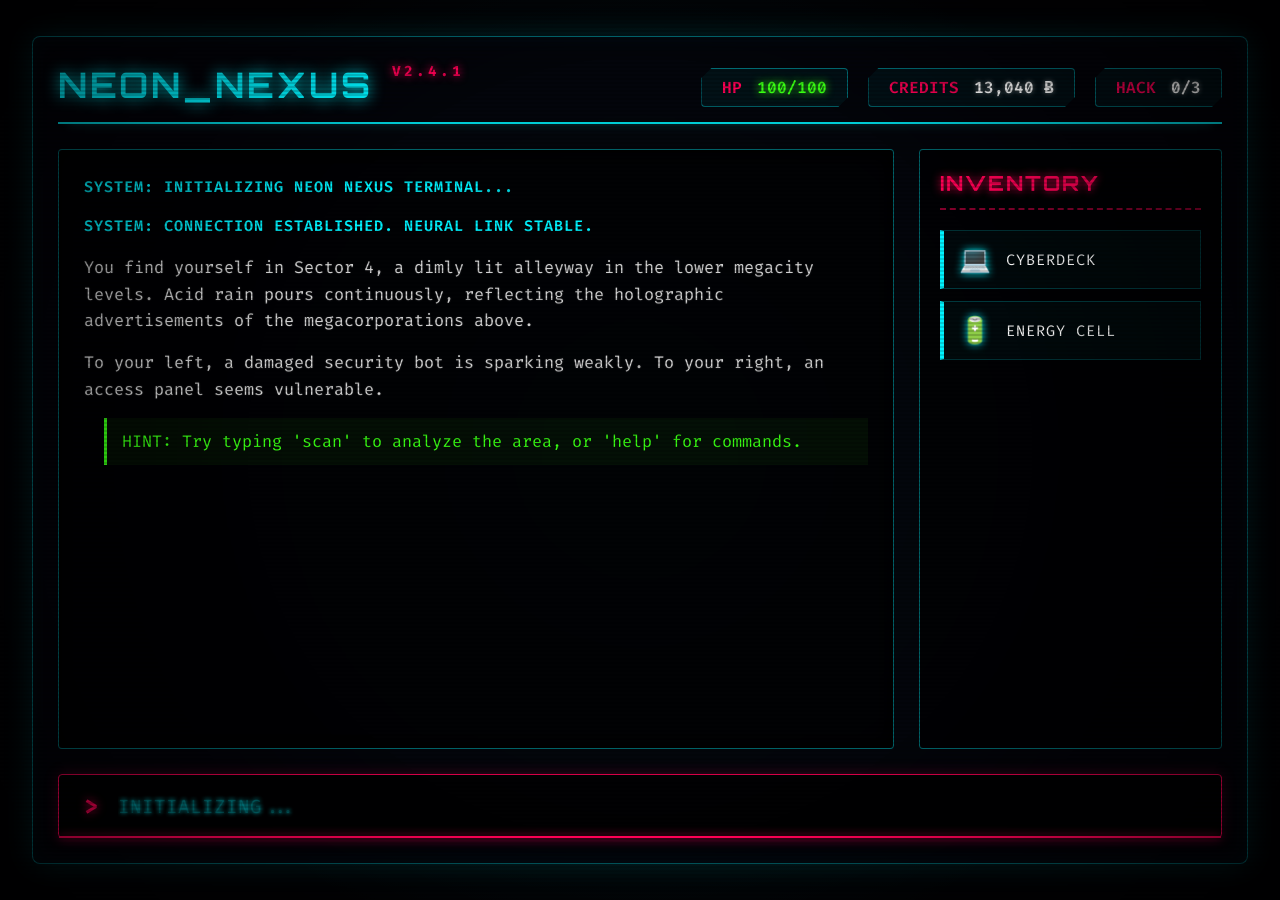
<file: CyberpunkCLI/index.html>
<!DOCTYPE html>
<html lang="en">
<head>
    <meta charset="UTF-8">
    <meta name="viewport" content="width=device-width, initial-scale=1.0">
    <title>NEON_NEXUS // Terminal</title>
    <link rel="preconnect" href="https://fonts.googleapis.com">
    <link rel="preconnect" href="https://fonts.gstatic.com" crossorigin>
    <link href="https://fonts.googleapis.com/css2?family=Fira+Code:wght@300;400;600&family=Orbitron:wght@400;700;900&display=swap" rel="stylesheet">
    <link rel="stylesheet" href="styles.css">
</head>
<body>
    <div class="scanlines"></div>
    <div class="crt-overlay"></div>
    <div class="container">
        <!-- HEADER -->
        <header class="top-bar">
            <h1 class="game-title glow-pulse">NEON_NEXUS <span>v2.4.1</span></h1>
            <div class="player-stats">
                <div class="stat"><span class="label">HP</span> <span class="value hp">100/100</span></div>
                <div class="stat"><span class="label">CREDITS</span> <span class="value credits">13,040 Ƀ</span></div>
                <div class="stat"><span class="label">HACK</span> <span class="value lvl" id="hack-progress">0/3</span></div>
            </div>
        </header>

        <div class="main-content">
            <!-- MAIN DISPLAY -->
            <main class="display-area" id="display-area">
                <div class="message system">SYSTEM: Initializing Neon Nexus Terminal...</div>
                <div class="message system">SYSTEM: Connection established. Neural link stable.</div>
                <div class="message description">You find yourself in Sector 4, a dimly lit alleyway in the lower megacity levels. Acid rain pours continuously, reflecting the holographic advertisements of the megacorporations above.</div>
                <div class="message description">To your left, a damaged security bot is sparking weakly. To your right, an access panel seems vulnerable.</div>
                <div class="message info">HINT: Try typing 'scan' to analyze the area, or 'help' for commands.</div>
            </main>

            <!-- INVENTORY PANEL -->
            <aside class="inventory-panel">
                <h2 class="inventory-title">INVENTORY</h2>
                <ul class="inventory-list" id="inventory-list">
                    <li class="inventory-item">
                        <span class="icon">💻</span>
                        <span class="item-name">Cyberdeck</span>
                    </li>
                    <li class="inventory-item">
                        <span class="icon">🔋</span>
                        <span class="item-name">Energy Cell</span>
                    </li>
                </ul>
            </aside>
        </div>

        <!-- INPUT LINE -->
        <footer class="input-area">
            <span class="prompt-symbol blink">&gt;</span>
            <input type="text" id="command-input" class="command-input" placeholder="Enter command..." autocomplete="off" autofocus>
        </footer>
    </div>
    <script src="script.js"></script>
</body>
</html>
</file>
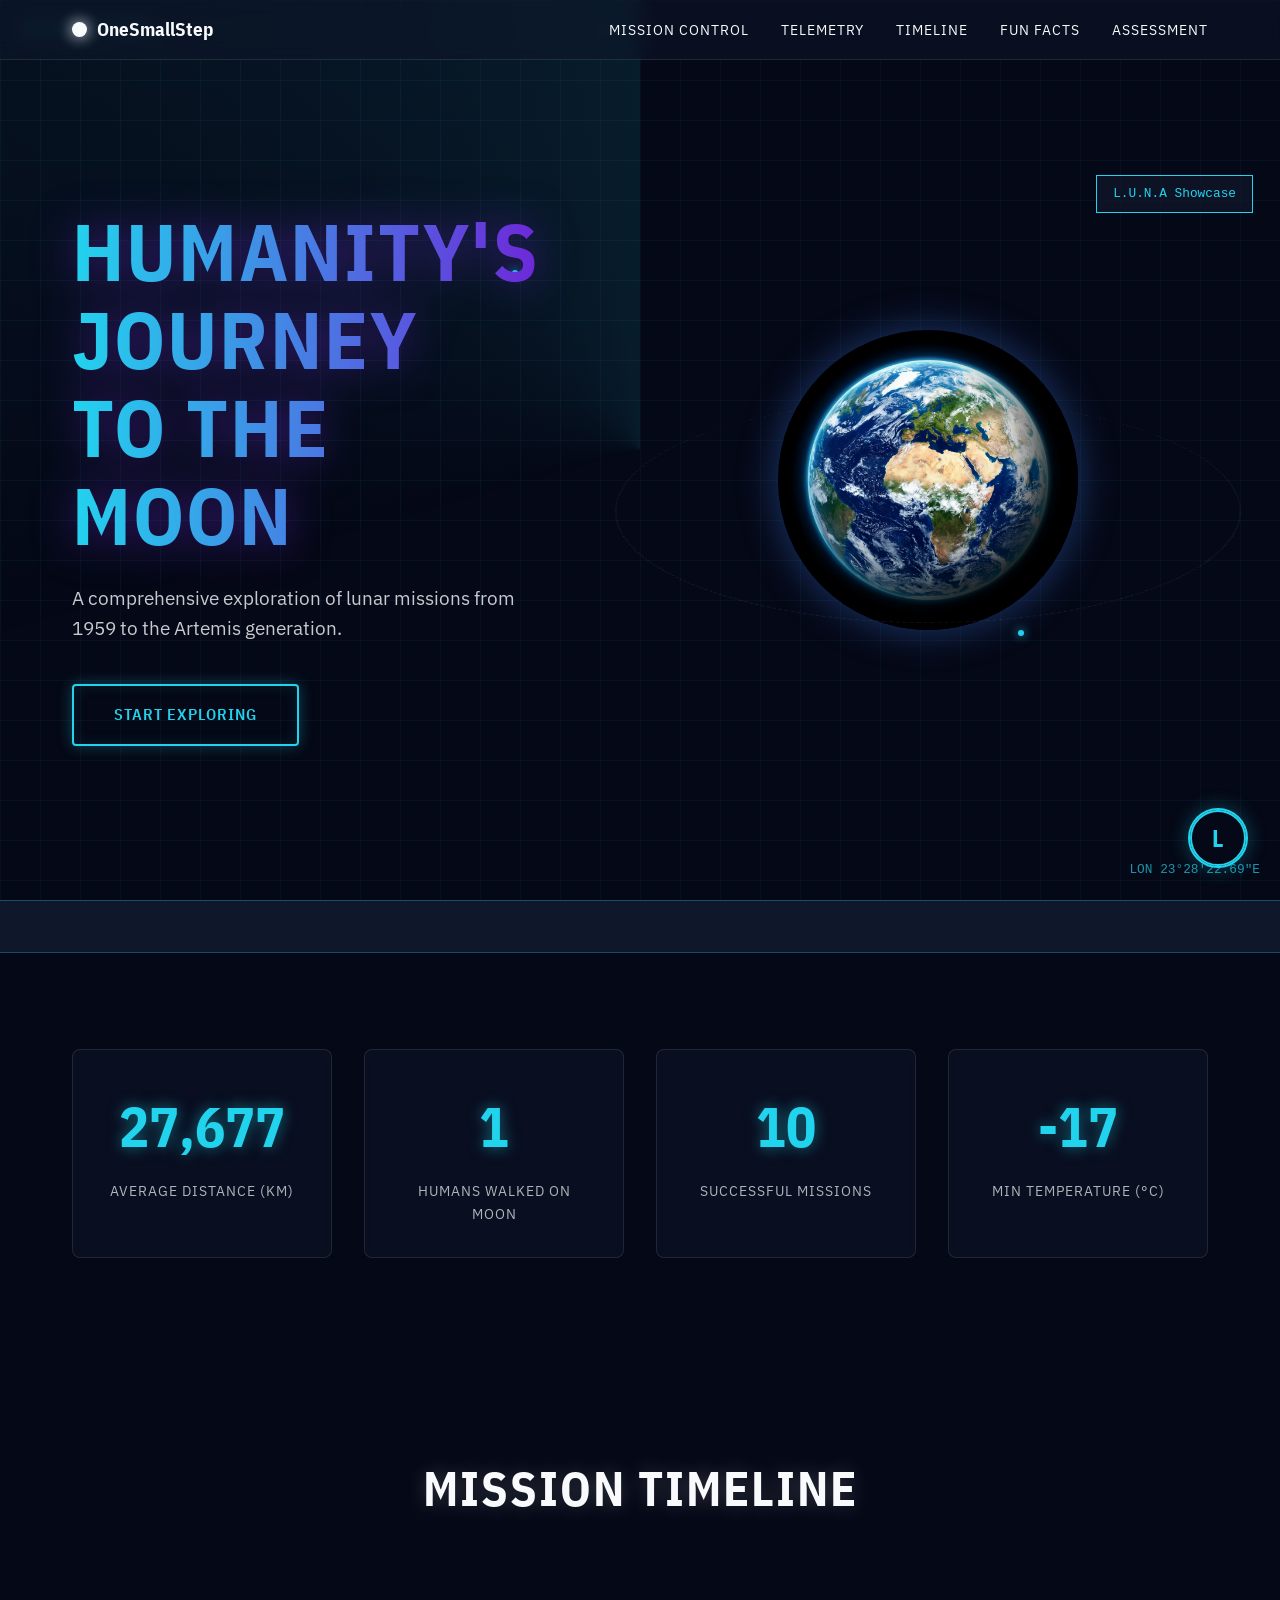
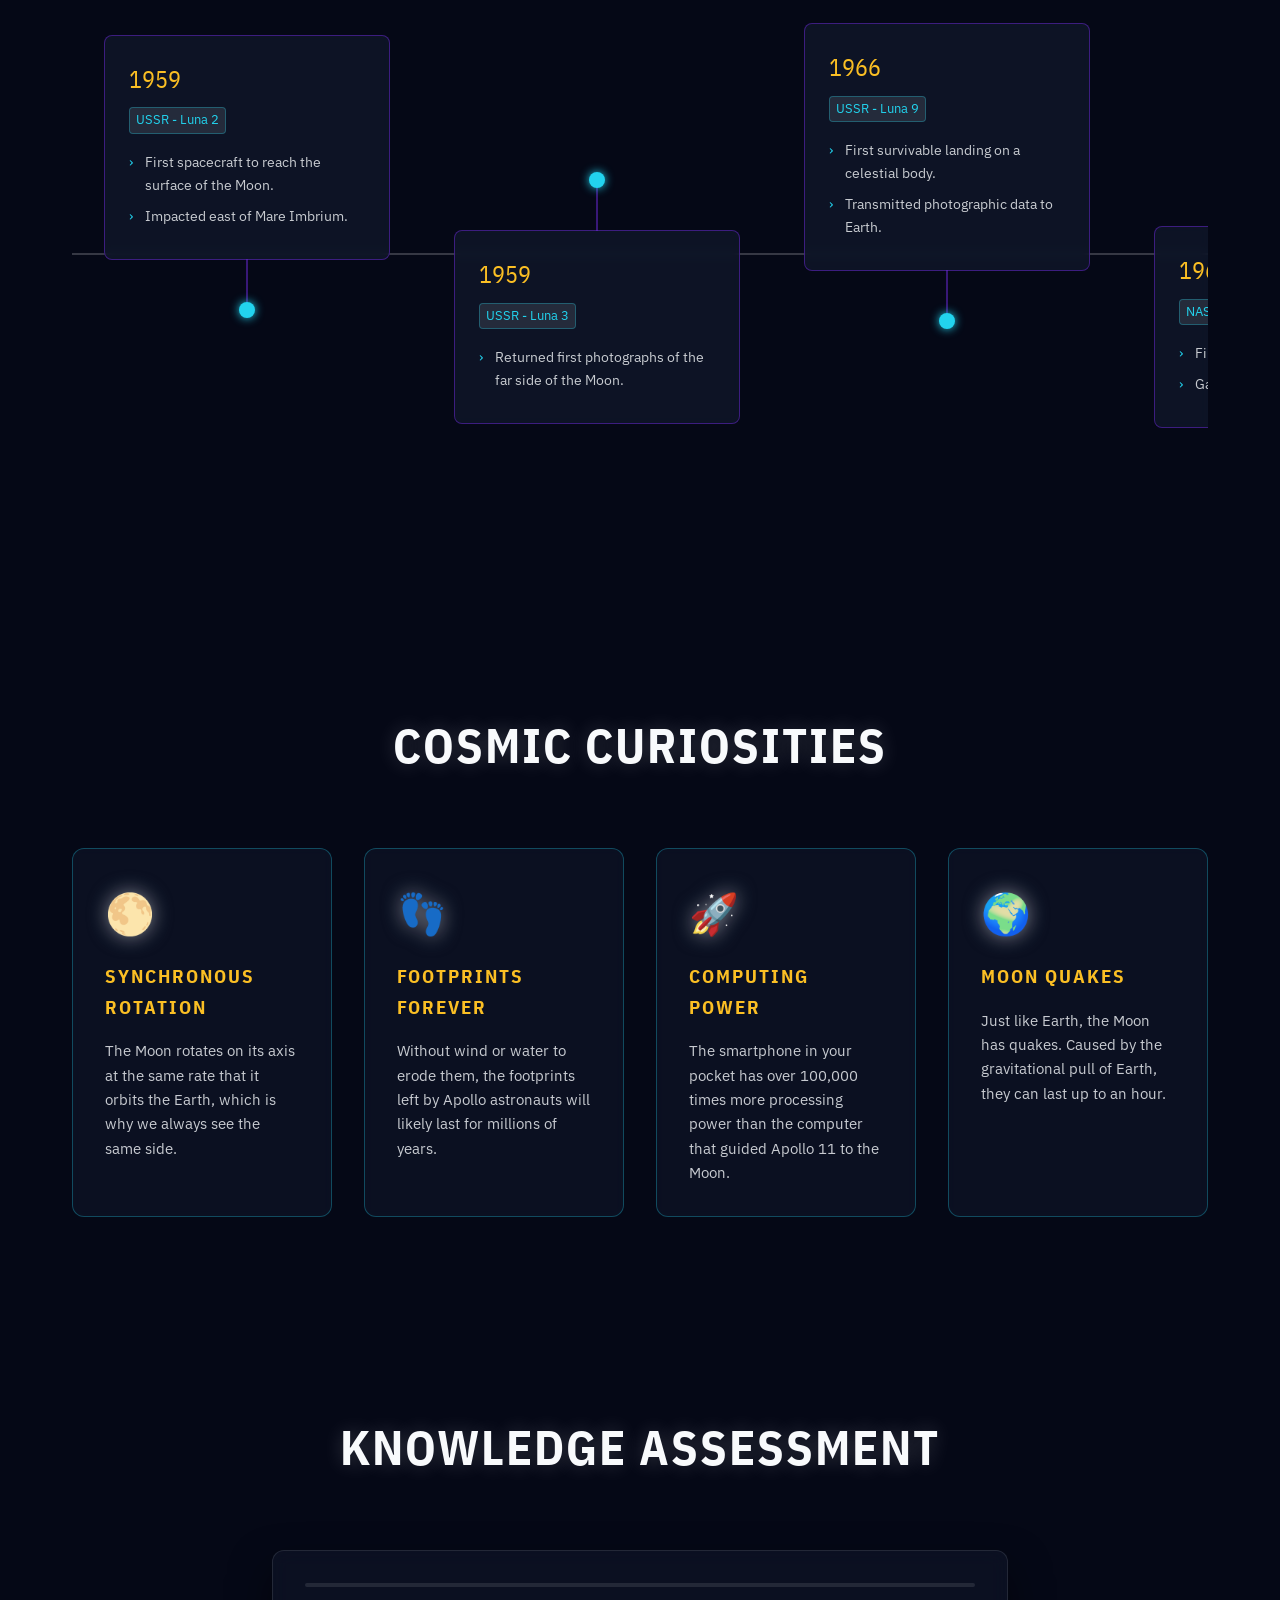
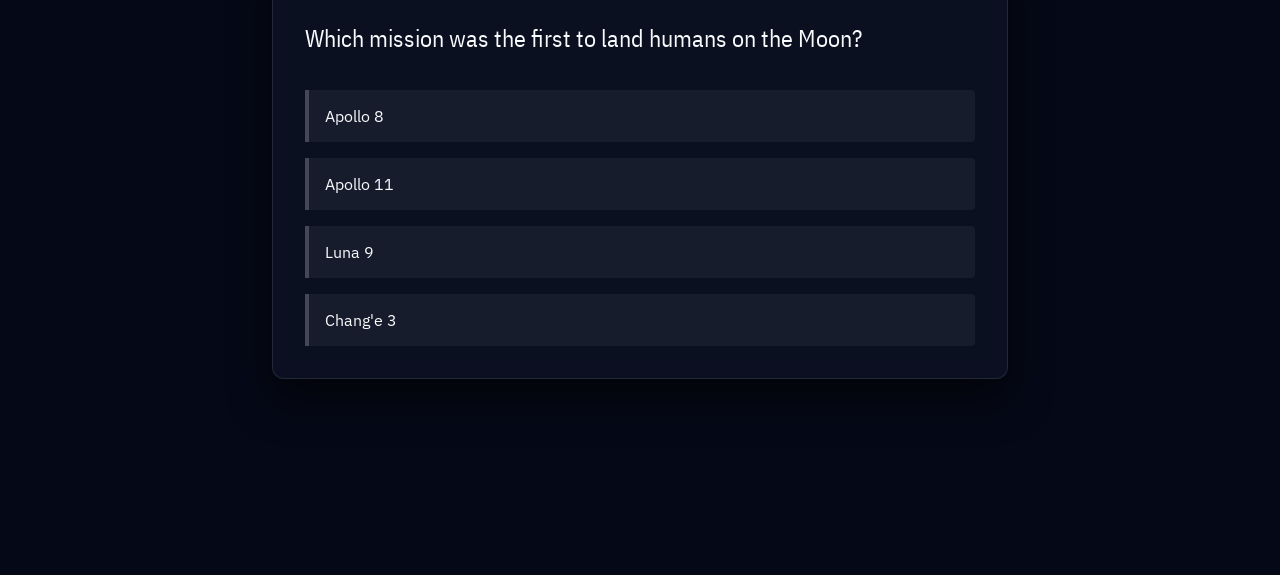
<file: OneSmallStep/index.html>
<!DOCTYPE html>
<html lang="en">
<head>
    <meta charset="UTF-8">
    <meta name="viewport" content="width=device-width, initial-scale=1.0">
    <title>OneSmallStep | Humanity's Journey to the Moon</title>
    <meta name="description" content="Explore humanity's journey to the moon with interactive timelines, fun facts, and L.U.N.A. voice assistant.">
    <link rel="preconnect" href="https://fonts.googleapis.com">
    <link rel="preconnect" href="https://fonts.gstatic.com" crossorigin>
    <link href="https://fonts.googleapis.com/css2?family=IBM+Plex+Sans+Condensed:wght@400;600;700&family=IBM+Plex+Sans:wght@300;400;600&display=swap" rel="stylesheet">
    <link rel="stylesheet" href="style.css">
</head>
<body>
    <div class="background-grid">
        <div class="radar-sweep"></div>
        <div class="coordinates top-left">LAT 00°40'26.69"N</div>
        <div class="coordinates bottom-right">LON 23°28'22.69"E</div>
        <div class="marker m1"></div>
        <div class="marker m2"></div>
    </div>

    <nav class="glass-nav">
        <div class="nav-content">
            <div class="logo">
                <div class="moon-pulse-icon"></div>
                <span>OneSmallStep</span>
            </div>
            <ul class="nav-links">
                <li><a href="#hero">Mission Control</a></li>
                <li><a href="#stats">Telemetry</a></li>
                <li><a href="#timeline">Timeline</a></li>
                <li><a href="#fun-facts">Fun Facts</a></li>
                <li><a href="#quiz">Assessment</a></li>
            </ul>
        </div>
    </nav>

    <header id="hero" class="hero-section">
        <div class="hero-content">
            <h1 class="holographic-headline">Humanity's Journey<br>to the Moon</h1>
            <p class="subtitle">A comprehensive exploration of lunar missions from 1959 to the Artemis generation.</p>
            <a href="#timeline" class="glow-button">Start Exploring</a>
        </div>
        <div class="hero-graphic">
            <div class="system-container">
                <div class="earth"></div>
                <div class="moon-orbit">
                    <div class="moon"></div>
                </div>
            </div>
            <div class="badge-container">
                <div class="luna-badge">L.U.N.A Showcase</div>
                <div class="badge-details">
                    <div>SYS: Online</div>
                    <div>RES: <span id="res-spec">1920x1080</span></div>
                    <div>ENG: Webkit</div>
                </div>
            </div>
        </div>
    </header>

    <div class="marquee-container">
        <div class="marquee-content">
            LUNA 2 IMPACTS SURFACE • APOLLO 11 LANDS • CHANG'E 4 FAR SIDE • CHANDRAYAAN-3 SOUTH POLE • ARTEMIS I SUCCESS • 
            LUNA 2 IMPACTS SURFACE • APOLLO 11 LANDS • CHANG'E 4 FAR SIDE • CHANDRAYAAN-3 SOUTH POLE • ARTEMIS I SUCCESS •
        </div>
    </div>

    <section id="stats" class="stats-section">
        <div class="stats-grid">
            <div class="stat-card">
                <div class="stat-value neon-text" data-target="384400">0</div>
                <div class="stat-label">Average Distance (km)</div>
            </div>
            <div class="stat-card">
                <div class="stat-value neon-text" data-target="12">0</div>
                <div class="stat-label">Humans Walked on Moon</div>
            </div>
            <div class="stat-card">
                <div class="stat-value neon-text" data-target="140">0</div>
                <div class="stat-label">Successful Missions</div>
            </div>
            <div class="stat-card">
                <div class="stat-value neon-text" data-target="-233">0</div>
                <div class="stat-label">Min Temperature (°C)</div>
            </div>
        </div>
    </section>

    <section id="timeline" class="timeline-section">
        <h2 class="section-title">Mission Timeline</h2>
        <div class="timeline-container" id="timeline-container">
            <!-- Timeline items injected by JS -->
        </div>
    </section>

    <section id="fun-facts" class="facts-section">
        <h2 class="section-title">Cosmic Curiosities</h2>
        <div class="facts-grid">
            <div class="fact-card">
                <div class="fact-icon">🌕</div>
                <h3>Synchronous Rotation</h3>
                <p>The Moon rotates on its axis at the same rate that it orbits the Earth, which is why we always see the same side.</p>
            </div>
            <div class="fact-card">
                <div class="fact-icon">👣</div>
                <h3>Footprints Forever</h3>
                <p>Without wind or water to erode them, the footprints left by Apollo astronauts will likely last for millions of years.</p>
            </div>
            <div class="fact-card">
                <div class="fact-icon">🚀</div>
                <h3>Computing Power</h3>
                <p>The smartphone in your pocket has over 100,000 times more processing power than the computer that guided Apollo 11 to the Moon.</p>
            </div>
            <div class="fact-card">
                <div class="fact-icon">🌍</div>
                <h3>Moon Quakes</h3>
                <p>Just like Earth, the Moon has quakes. Caused by the gravitational pull of Earth, they can last up to an hour.</p>
            </div>
        </div>
    </section>

    <section id="quiz" class="quiz-section">
        <h2 class="section-title">Knowledge Assessment</h2>
        <div class="quiz-container">
            <div class="progress-container">
                <div class="progress-bar" id="quiz-progress"></div>
            </div>
            <div id="quiz-content" class="quiz-content">
                <!-- Quiz injected by JS -->
            </div>
        </div>
    </section>

    <!-- Floating L.U.N.A Voice Assistant -->
    <div id="luna-widget" class="luna-widget">
        <div class="luna-terminal hidden" id="luna-terminal">
            <div class="terminal-header">
                <span>Lunar Universal Navigation Assistant</span>
                <div class="status-dot pulsing"></div>
            </div>
            <div class="terminal-body">
                <div class="chat-log" id="chat-log">
                    <div class="chat-message luna">System initialized. Awaiting voice input...</div>
                </div>
                <div class="listening-indicator hidden" id="listening-indicator">Listening...</div>
            </div>
        </div>
        <div class="luna-button" id="luna-button">
            <div class="luna-ring"></div>
            <span class="luna-icon">L</span>
        </div>
    </div>

    <script src="main.js"></script>
</body>
</html>
</file>
<file: CyberpunkCLI/styles.css>
:root {
    --bg-color: #020204;
    --neon-pink: #ff0055;
    --neon-cyan: #00f3ff;
    --neon-green: #39ff14;
    --neon-purple: #b026ff;
    --text-main: #e0e0e0;
    --text-dim: #888;
    
    --border-cyan: rgba(0, 243, 255, 0.4);
    --glass-bg: rgba(5, 5, 12, 0.7);
    
    --font-heading: 'Orbitron', sans-serif;
    --font-mono: 'Fira Code', monospace;
}

* {
    box-sizing: border-box;
    margin: 0;
    padding: 0;
}

body {
    background-color: var(--bg-color);
    color: var(--text-main);
    font-family: var(--font-mono);
    height: 100vh;
    display: flex;
    justify-content: center;
    align-items: center;
    overflow: hidden;
    position: relative;
    background-image: 
        radial-gradient(circle at 50% 50%, rgba(0, 243, 255, 0.08) 0%, transparent 70%);
}

/* CRT Effects */
.scanlines {
    position: absolute;
    top: 0;
    left: 0;
    width: 100%;
    height: 100%;
    background: linear-gradient(to bottom, rgba(255,255,255,0), rgba(255,255,255,0) 50%, rgba(0,0,0,0.2) 50%, rgba(0,0,0,0.2));
    background-size: 100% 4px;
    pointer-events: none;
    z-index: 10;
    opacity: 0.8;
}

.crt-overlay {
    position: absolute;
    top: 0;
    left: 0;
    width: 100%;
    height: 100%;
    background: radial-gradient(circle, transparent 50%, rgba(0,0,0,0.6) 100%);
    pointer-events: none;
    z-index: 11;
}

.container {
    width: 95%;
    max-width: 1400px;
    height: 92vh;
    display: flex;
    flex-direction: column;
    border: 1px solid var(--border-cyan);
    box-shadow: 0 0 30px rgba(0, 243, 255, 0.15), inset 0 0 20px rgba(0, 243, 255, 0.05);
    background: var(--glass-bg);
    backdrop-filter: blur(8px);
    -webkit-backdrop-filter: blur(8px);
    position: relative;
    z-index: 5;
    padding: 25px;
    gap: 25px;
    border-radius: 8px;
}

/* --- HEADER --- */
.top-bar {
    display: flex;
    justify-content: space-between;
    align-items: flex-end;
    border-bottom: 2px solid var(--neon-cyan);
    padding-bottom: 15px;
    box-shadow: 0 10px 10px -10px rgba(0, 243, 255, 0.2);
}

.game-title {
    font-family: var(--font-heading);
    color: var(--neon-cyan);
    font-size: 2.2rem;
    text-shadow: 0 0 15px var(--neon-cyan);
    letter-spacing: 3px;
    text-transform: uppercase;
}

.game-title span {
    font-size: 0.9rem;
    color: var(--neon-pink);
    text-shadow: 0 0 8px var(--neon-pink);
    font-family: var(--font-mono);
    vertical-align: top;
    margin-left: 5px;
}

.glow-pulse {
    animation: pulse 3s infinite alternate;
}

@keyframes pulse {
    0% { text-shadow: 0 0 10px var(--neon-cyan), 0 0 20px var(--neon-cyan); }
    100% { text-shadow: 0 0 2px var(--neon-cyan), 0 0 5px var(--neon-cyan); }
}

.player-stats {
    display: flex;
    gap: 20px;
}

.stat {
    background: rgba(0, 243, 255, 0.05);
    padding: 8px 20px;
    border: 1px solid var(--border-cyan);
    border-radius: 4px;
    display: flex;
    gap: 15px;
    font-size: 1rem;
    clip-path: polygon(10px 0, 100% 0, 100% calc(100% - 10px), calc(100% - 10px) 100%, 0 100%, 0 10px);
}

.stat .label {
    color: var(--neon-pink);
    font-weight: 600;
}

.stat .value {
    color: #fff;
    font-weight: 600;
    text-shadow: 0 0 5px rgba(255,255,255,0.5);
}

.stat .value.hp { color: var(--neon-green); text-shadow: 0 0 8px var(--neon-green); }

/* --- MAIN CONTENT --- */
.main-content {
    display: flex;
    flex: 1;
    gap: 25px;
    overflow: hidden;
}

/* --- DISPLAY AREA --- */
.display-area {
    flex: 3;
    background: rgba(0, 0, 0, 0.6);
    border: 1px solid var(--border-cyan);
    border-radius: 4px;
    padding: 25px;
    overflow-y: auto;
    display: flex;
    flex-direction: column;
    gap: 15px;
    position: relative;
    box-shadow: inset 0 0 20px rgba(0,0,0,1);
    scroll-behavior: smooth;
}

/* Custom Scrollbar */
::-webkit-scrollbar {
    width: 8px;
}
::-webkit-scrollbar-track {
    background: rgba(0, 0, 0, 0.5);
    border-left: 1px solid var(--border-cyan);
}
::-webkit-scrollbar-thumb {
    background: var(--neon-cyan);
    border-radius: 0;
}
::-webkit-scrollbar-thumb:hover {
    background: var(--neon-pink);
}

.message {
    line-height: 1.6;
    font-size: 1.05rem;
    opacity: 0;
    transform: translateY(15px) scale(0.98);
    animation: slideFadeIn 0.35s forwards cubic-bezier(0.1, 0.9, 0.2, 1);
}

@keyframes slideFadeIn {
    to {
        opacity: 1;
        transform: translateY(0) scale(1);
    }
}

.message.system { 
    color: var(--neon-cyan); 
    font-weight: 600; 
    text-transform: uppercase;
    font-size: 0.95rem;
    letter-spacing: 1px;
}
.message.description { 
    color: #d0d0d0; 
    text-shadow: 0 0 2px rgba(255,255,255,0.2);
}
.message.user { 
    color: #fff; 
    display: flex; 
    gap: 15px; 
    align-items: center; 
    margin-top: 10px;
}
.message.user .prompt-symbol { 
    color: var(--neon-pink); 
    font-weight: bold;
}
.message.info { 
    color: var(--neon-green); 
    margin-left: 20px; 
    border-left: 3px solid var(--neon-green); 
    padding-left: 15px; 
    background: rgba(57, 255, 20, 0.05);
    padding: 10px 15px;
}
.message.error { 
    color: var(--neon-pink); 
    text-shadow: 0 0 8px var(--neon-pink); 
    margin-left: 20px;
    border-left: 3px solid var(--neon-pink);
    padding-left: 15px;
}
.message.success {
    color: #fff;
    background: rgba(0, 243, 255, 0.15);
    border: 1px solid var(--neon-cyan);
    padding: 15px;
    box-shadow: 0 0 10px rgba(0, 243, 255, 0.2);
}

/* --- INVENTORY PANEL --- */
.inventory-panel {
    flex: 1;
    background: rgba(0, 0, 0, 0.6);
    border: 1px solid var(--border-cyan);
    border-radius: 4px;
    padding: 20px;
    display: flex;
    flex-direction: column;
}

.inventory-title {
    font-family: var(--font-heading);
    color: var(--neon-pink);
    font-size: 1.3rem;
    border-bottom: 2px dashed rgba(255, 0, 85, 0.5);
    padding-bottom: 12px;
    margin-bottom: 20px;
    text-shadow: 0 0 8px var(--neon-pink);
    letter-spacing: 2px;
}

.inventory-list {
    list-style: none;
    display: flex;
    flex-direction: column;
    gap: 12px;
}

.inventory-item {
    display: flex;
    align-items: center;
    gap: 15px;
    background: rgba(0, 243, 255, 0.03);
    padding: 12px 15px;
    border: 1px solid rgba(0, 243, 255, 0.2);
    border-left: 4px solid var(--neon-cyan);
    transition: all 0.3s cubic-bezier(0.25, 0.8, 0.25, 1);
    cursor: default;
    position: relative;
    overflow: hidden;
}

.inventory-item::before {
    content: '';
    position: absolute;
    top: 0;
    left: -100%;
    width: 50%;
    height: 100%;
    background: linear-gradient(to right, transparent, rgba(0, 243, 255, 0.2), transparent);
    transform: skewX(-25deg);
    transition: all 0.5s;
}

.inventory-item:hover::before {
    left: 150%;
}

.inventory-item:hover {
    background: rgba(0, 243, 255, 0.1);
    transform: translateX(8px);
    box-shadow: 0 0 15px rgba(0, 243, 255, 0.3);
    border-color: var(--neon-cyan);
}

.inventory-item .icon {
    font-size: 1.6rem;
    filter: drop-shadow(0 0 4px var(--neon-cyan));
}

.inventory-item .item-name {
    font-size: 0.95rem;
    color: #fff;
    letter-spacing: 1px;
    text-transform: uppercase;
}

/* --- INPUT AREA --- */
.input-area {
    display: flex;
    align-items: center;
    gap: 20px;
    padding: 15px 25px;
    background: rgba(0, 0, 0, 0.7);
    border: 1px solid var(--neon-pink);
    border-radius: 4px;
    box-shadow: 0 0 15px rgba(255, 0, 85, 0.2);
    position: relative;
}

.input-area::after {
    content: '';
    position: absolute;
    bottom: -1px;
    left: 0;
    width: 100%;
    height: 2px;
    background: var(--neon-pink);
    box-shadow: 0 0 10px var(--neon-pink);
}

.input-area .prompt-symbol {
    color: var(--neon-pink);
    font-size: 1.5rem;
    font-weight: bold;
    text-shadow: 0 0 10px var(--neon-pink);
}

.blink {
    animation: blink-anim 1s step-end infinite;
}

@keyframes blink-anim {
    50% { opacity: 0; }
}

.command-input {
    flex: 1;
    background: transparent;
    border: none;
    color: var(--neon-cyan);
    font-family: var(--font-mono);
    font-size: 1.2rem;
    outline: none;
    text-shadow: 0 0 4px var(--neon-cyan);
    caret-color: var(--neon-pink);
}

.command-input::placeholder {
    color: rgba(0, 243, 255, 0.2);
    text-transform: uppercase;
}
</file>
<file: OneSmallStep/style.css>
:root {
    --cosmic-black: #050816;
    --midnight-blue: #0F172A;
    --nebula-purple: #6D28D9;
    --star-white: #F8FAFC;
    --solar-gold: #FBBF24;
    --cyan: #22D3EE;
    --blue: #3B82F6;
    
    --font-heading: 'IBM Plex Sans Condensed', sans-serif;
    --font-body: 'IBM Plex Sans', sans-serif;
}

* {
    box-sizing: border-box;
    margin: 0;
    padding: 0;
}

html {
    scroll-behavior: smooth;
}

body {
    background-color: var(--cosmic-black);
    color: var(--star-white);
    font-family: var(--font-body);
    overflow-x: hidden;
    position: relative;
    line-height: 1.6;
}

/* Background Grid & Radar */
.background-grid {
    position: fixed;
    top: 0;
    left: 0;
    width: 100vw;
    height: 100vh;
    z-index: -1;
    background-image: 
        linear-gradient(rgba(34, 211, 238, 0.05) 1px, transparent 1px),
        linear-gradient(90deg, rgba(34, 211, 238, 0.05) 1px, transparent 1px);
    background-size: 40px 40px;
    pointer-events: none;
}

.radar-sweep {
    position: absolute;
    top: 50%;
    left: 50%;
    width: 200vw;
    height: 200vh;
    transform: translate(-50%, -50%);
    background: conic-gradient(from 0deg, transparent 70%, rgba(34, 211, 238, 0.1) 100%);
    border-radius: 50%;
    animation: sweep 10s linear infinite;
}

@keyframes sweep {
    0% { transform: translate(-50%, -50%) rotate(0deg); }
    100% { transform: translate(-50%, -50%) rotate(360deg); }
}

.coordinates {
    position: absolute;
    font-family: monospace;
    color: var(--cyan);
    font-size: 0.8rem;
    opacity: 0.7;
}

.top-left { top: 20px; left: 20px; }
.bottom-right { bottom: 20px; right: 20px; }

.marker {
    position: absolute;
    width: 6px;
    height: 6px;
    background-color: var(--cyan);
    border-radius: 50%;
    box-shadow: 0 0 10px var(--cyan);
    animation: blink 2s infinite;
}

.m1 { top: 30%; left: 40%; }
.m2 { top: 70%; right: 20%; animation-delay: 1s; }

@keyframes blink {
    0%, 100% { opacity: 0.2; }
    50% { opacity: 1; }
}

/* Typography */
h1, h2, h3, h4, h5, h6 {
    font-family: var(--font-heading);
    text-transform: uppercase;
    letter-spacing: 2px;
}

/* Glass Navigation */
.glass-nav {
    position: fixed;
    top: 0;
    left: 0;
    width: 100%;
    height: 60px;
    background: rgba(15, 23, 42, 0.5);
    backdrop-filter: blur(10px);
    border-bottom: 1px solid rgba(248, 250, 252, 0.1);
    z-index: 100;
    display: flex;
    align-items: center;
}

.nav-content {
    max-width: 1200px;
    margin: 0 auto;
    width: 100%;
    display: flex;
    justify-content: space-between;
    align-items: center;
    padding: 0 2rem;
}

.logo {
    display: flex;
    align-items: center;
    gap: 10px;
    font-family: var(--font-heading);
    font-weight: 700;
    font-size: 1.2rem;
}

.moon-pulse-icon {
    width: 15px;
    height: 15px;
    background-color: var(--star-white);
    border-radius: 50%;
    box-shadow: 0 0 15px var(--star-white);
    animation: pulse 2s infinite;
}

@keyframes pulse {
    0% { transform: scale(1); box-shadow: 0 0 10px rgba(248, 250, 252, 0.5); }
    50% { transform: scale(1.2); box-shadow: 0 0 20px rgba(248, 250, 252, 1); }
    100% { transform: scale(1); box-shadow: 0 0 10px rgba(248, 250, 252, 0.5); }
}

.nav-links {
    list-style: none;
    display: flex;
    gap: 2rem;
}

.nav-links a {
    color: var(--star-white);
    text-decoration: none;
    font-size: 0.9rem;
    transition: color 0.3s;
    text-transform: uppercase;
    letter-spacing: 1px;
}

.nav-links a:hover {
    color: var(--cyan);
}

/* Hero Section */
.hero-section {
    min-height: 100vh;
    display: flex;
    align-items: center;
    justify-content: space-between;
    max-width: 1200px;
    margin: 0 auto;
    padding: 100px 2rem 40px;
    gap: 4rem;
}

.hero-content {
    flex: 1;
}

.holographic-headline {
    font-size: 5rem;
    line-height: 1.1;
    margin-bottom: 1.5rem;
    background: linear-gradient(to right, var(--cyan), var(--nebula-purple), var(--star-white));
    -webkit-background-clip: text;
    -webkit-text-fill-color: transparent;
    filter: drop-shadow(0 0 20px rgba(109, 40, 217, 0.5));
    animation: holoShimmer 5s infinite linear;
    background-size: 200% auto;
}

@keyframes holoShimmer {
    to { background-position: 200% center; }
}

.subtitle {
    font-size: 1.2rem;
    color: rgba(248, 250, 252, 0.8);
    margin-bottom: 2.5rem;
    max-width: 500px;
}

.glow-button {
    display: inline-block;
    padding: 1rem 2.5rem;
    background: transparent;
    color: var(--cyan);
    border: 2px solid var(--cyan);
    border-radius: 4px;
    text-decoration: none;
    font-family: var(--font-heading);
    font-weight: 600;
    letter-spacing: 1px;
    text-transform: uppercase;
    transition: all 0.3s ease;
    box-shadow: 0 0 15px rgba(34, 211, 238, 0.3), inset 0 0 15px rgba(34, 211, 238, 0.1);
    position: relative;
    overflow: hidden;
}

.glow-button:hover {
    background: rgba(34, 211, 238, 0.1);
    box-shadow: 0 0 30px rgba(34, 211, 238, 0.6), inset 0 0 20px rgba(34, 211, 238, 0.3);
    text-shadow: 0 0 5px var(--cyan);
}

.hero-graphic {
    flex: 1;
    position: relative;
    display: flex;
    justify-content: center;
    align-items: center;
    height: 650px;
}

.system-container {
    position: relative;
    width: 650px;
    height: 650px;
    display: flex;
    justify-content: center;
    align-items: center;
    transform-style: preserve-3d;
    perspective: 1000px;
}

.earth {
    width: 300px;
    height: 300px;
    border-radius: 50%;
    background-image: url('earth.jpg');
    background-size: cover;
    background-position: center;
    /* Fallback if image missing */
    background-color: var(--blue);
    box-shadow: inset -30px -30px 50px rgba(0,0,0,0.8), 0 0 40px rgba(59, 130, 246, 0.4);
    animation: rotateEarth 30s linear infinite;
    position: relative;
}

.earth::after {
    content: '';
    position: absolute;
    top: 0; left: 0; width: 100%; height: 100%;
    border-radius: 50%;
    box-shadow: inset -30px -30px 60px rgba(0,0,0,0.9);
}

@keyframes rotateEarth {
    0% { background-position: 0 0; }
    100% { background-position: 200% 0; }
}

.moon-orbit {
    position: absolute;
    width: 600px;
    height: 600px;
    border: 1px dashed rgba(248, 250, 252, 0.1);
    border-radius: 50%;
    transform: rotateX(70deg) rotateZ(-30deg);
    animation: orbit 20s linear infinite;
    transform-style: preserve-3d;
}

.moon {
    position: absolute;
    top: -20px;
    left: 50%;
    width: 40px;
    height: 40px;
    background-color: #8c8c8c;
    background-image: url('moon.png');
    background-size: cover;
    background-position: center;
    border-radius: 50%;
    animation: counterOrbit 20s linear infinite;
    box-shadow: 
        inset -8px -8px 12px rgba(0, 0, 0, 0.9),
        0 0 15px rgba(255, 255, 255, 0.3);
}

.moon::after {
    content: '';
    position: absolute;
    top: 0; 
    left: 0; 
    width: 100%; 
    height: 100%;
    border-radius: 50%;
    box-shadow: inset 3px 3px 6px rgba(255, 255, 255, 0.6);
}

@keyframes orbit {
    0% { transform: rotateX(70deg) rotateZ(0deg); }
    100% { transform: rotateX(70deg) rotateZ(360deg); }
}

@keyframes counterOrbit {
    0% { transform: translateX(-50%) rotateZ(0deg) rotateX(-70deg); }
    100% { transform: translateX(-50%) rotateZ(-360deg) rotateX(-70deg); }
}

.badge-container {
    position: absolute;
    top: 20px;
    right: 0;
}

.luna-badge {
    background: rgba(15, 23, 42, 0.8);
    border: 1px solid var(--cyan);
    padding: 0.5rem 1rem;
    font-family: monospace;
    font-size: 0.8rem;
    color: var(--cyan);
    cursor: pointer;
    transition: all 0.3s;
}

.badge-details {
    display: none;
    background: rgba(15, 23, 42, 0.9);
    border: 1px solid rgba(34, 211, 238, 0.3);
    border-top: none;
    padding: 1rem;
    font-family: monospace;
    font-size: 0.8rem;
    color: var(--star-white);
}

.badge-container:hover .badge-details {
    display: block;
}

/* Marquee */
.marquee-container {
    width: 100%;
    background: var(--midnight-blue);
    border-top: 1px solid rgba(34, 211, 238, 0.3);
    border-bottom: 1px solid rgba(34, 211, 238, 0.3);
    padding: 10px 0;
    overflow: hidden;
    position: relative;
    white-space: nowrap;
}

.marquee-content {
    display: inline-block;
    padding-left: 100%;
    font-family: var(--font-heading);
    font-size: 1.2rem;
    color: var(--cyan);
    letter-spacing: 3px;
    animation: marquee 30s linear infinite;
}

@keyframes marquee {
    0% { transform: translateX(0); }
    100% { transform: translateX(-100%); }
}

/* Stats Section */
.stats-section {
    padding: 6rem 2rem;
    max-width: 1200px;
    margin: 0 auto;
}

.stats-grid {
    display: grid;
    grid-template-columns: repeat(4, 1fr);
    gap: 2rem;
}

.stat-card {
    background: rgba(15, 23, 42, 0.5);
    border: 1px solid rgba(248, 250, 252, 0.1);
    padding: 2rem;
    text-align: center;
    border-radius: 8px;
    backdrop-filter: blur(5px);
    transition: transform 0.3s, box-shadow 0.3s;
}

.stat-card:hover {
    transform: translateY(-5px);
    box-shadow: 0 10px 30px rgba(109, 40, 217, 0.2);
    border-color: rgba(109, 40, 217, 0.5);
}

.stat-value {
    font-size: 3.5rem;
    font-family: var(--font-heading);
    font-weight: 700;
    margin-bottom: 0.5rem;
    color: var(--cyan);
    text-shadow: 0 0 15px rgba(34, 211, 238, 0.5);
}

.stat-label {
    font-size: 0.9rem;
    color: rgba(248, 250, 252, 0.7);
    text-transform: uppercase;
    letter-spacing: 1px;
}

/* Timeline */
.timeline-section {
    padding: 6rem 2rem;
    max-width: 1200px;
    margin: 0 auto;
    overflow: hidden;
}

.section-title {
    font-size: 3rem;
    margin-bottom: 4rem;
    text-align: center;
    color: var(--star-white);
    text-shadow: 0 0 20px rgba(248, 250, 252, 0.2);
}

.timeline-container {
    display: flex;
    overflow-x: auto;
    padding: 2rem 0 4rem 0;
    scroll-snap-type: x mandatory;
    scrollbar-width: thin;
    scrollbar-color: var(--cyan) var(--midnight-blue);
    position: relative;
    align-items: center;
    min-height: 400px;
}

.timeline-container::-webkit-scrollbar { height: 6px; }
.timeline-container::-webkit-scrollbar-track { background: var(--midnight-blue); }
.timeline-container::-webkit-scrollbar-thumb { background: var(--cyan); border-radius: 3px; }

.timeline-line {
    position: absolute;
    top: 50%;
    left: 0;
    width: 3000px; /* will be dynamic via js or large enough */
    height: 2px;
    background: rgba(248, 250, 252, 0.2);
    z-index: 1;
}

.timeline-item {
    flex: 0 0 350px;
    scroll-snap-align: center;
    position: relative;
    padding: 0 2rem;
    z-index: 2;
}

.timeline-item.up { margin-bottom: 180px; }
.timeline-item.down { margin-top: 180px; }

.timeline-content {
    background: rgba(15, 23, 42, 0.8);
    border: 1px solid rgba(109, 40, 217, 0.5);
    padding: 1.5rem;
    border-radius: 8px;
    position: relative;
    backdrop-filter: blur(5px);
}

.timeline-content::after {
    content: '';
    position: absolute;
    width: 2px;
    height: 50px;
    background: rgba(109, 40, 217, 0.5);
    left: 50%;
    transform: translateX(-50%);
}

.timeline-item.up .timeline-content::after { top: 100%; }
.timeline-item.down .timeline-content::after { bottom: 100%; }

.timeline-node {
    width: 16px;
    height: 16px;
    background: var(--cyan);
    border-radius: 50%;
    position: absolute;
    left: 50%;
    transform: translateX(-50%);
    box-shadow: 0 0 10px var(--cyan);
    z-index: 3;
}

.timeline-item.up .timeline-node { top: 100%; margin-top: 42px; }
.timeline-item.down .timeline-node { bottom: 100%; margin-bottom: 42px; }

.timeline-year {
    font-size: 1.5rem;
    font-family: var(--font-heading);
    color: var(--solar-gold);
    margin-bottom: 0.5rem;
}

.timeline-badge {
    display: inline-block;
    padding: 2px 6px;
    background: rgba(248, 250, 252, 0.1);
    border-radius: 4px;
    font-size: 0.8rem;
    margin-bottom: 1rem;
    color: var(--cyan);
    border: 1px solid rgba(34, 211, 238, 0.3);
}

.timeline-bullets {
    list-style: none;
    font-size: 0.9rem;
    color: rgba(248, 250, 252, 0.8);
}
.timeline-bullets li {
    margin-bottom: 0.5rem;
    padding-left: 1rem;
    position: relative;
}
.timeline-bullets li::before {
    content: '›';
    position: absolute;
    left: 0;
    color: var(--cyan);
}

/* Fun Facts Section */
.facts-section {
    padding: 6rem 2rem;
    max-width: 1200px;
    margin: 0 auto;
}

.facts-grid {
    display: grid;
    grid-template-columns: repeat(auto-fit, minmax(250px, 1fr));
    gap: 2rem;
}

.fact-card {
    background: rgba(15, 23, 42, 0.6);
    border: 1px solid rgba(34, 211, 238, 0.3);
    border-radius: 12px;
    padding: 2rem;
    backdrop-filter: blur(5px);
    transition: all 0.3s ease;
    position: relative;
    overflow: hidden;
}

.fact-card::before {
    content: '';
    position: absolute;
    top: 0;
    left: 0;
    width: 100%;
    height: 4px;
    background: linear-gradient(90deg, var(--cyan), var(--nebula-purple));
    transform: scaleX(0);
    transform-origin: left;
    transition: transform 0.3s ease;
}

.fact-card:hover {
    transform: translateY(-5px);
    box-shadow: 0 10px 30px rgba(34, 211, 238, 0.2);
    border-color: var(--cyan);
}

.fact-card:hover::before {
    transform: scaleX(1);
}

.fact-icon {
    font-size: 2.5rem;
    margin-bottom: 1rem;
    filter: drop-shadow(0 0 10px rgba(248, 250, 252, 0.5));
}

.fact-card h3 {
    color: var(--solar-gold);
    margin-bottom: 1rem;
    font-size: 1.2rem;
    font-family: var(--font-heading);
}

.fact-card p {
    color: rgba(248, 250, 252, 0.8);
    font-size: 0.95rem;
}

/* Quiz Section */
.quiz-section {
    padding: 6rem 2rem;
    max-width: 800px;
    margin: 0 auto 100px;
}

.quiz-container {
    background: rgba(15, 23, 42, 0.6);
    border: 1px solid rgba(248, 250, 252, 0.1);
    border-radius: 12px;
    padding: 2rem;
    backdrop-filter: blur(10px);
    box-shadow: 0 20px 40px rgba(0,0,0,0.5);
    position: relative;
    overflow: hidden;
}

.progress-container {
    width: 100%;
    height: 4px;
    background: rgba(248, 250, 252, 0.1);
    margin-bottom: 2rem;
    border-radius: 2px;
}

.progress-bar {
    height: 100%;
    background: var(--cyan);
    width: 0%;
    transition: width 0.3s ease;
    box-shadow: 0 0 10px var(--cyan);
}

.quiz-question {
    font-size: 1.5rem;
    font-family: var(--font-heading);
    margin-bottom: 2rem;
}

.quiz-options {
    display: flex;
    flex-direction: column;
    gap: 1rem;
}

.quiz-btn {
    background: rgba(248, 250, 252, 0.05);
    border: none;
    border-left: 4px solid rgba(248, 250, 252, 0.2);
    color: var(--star-white);
    padding: 1rem;
    text-align: left;
    font-family: var(--font-body);
    font-size: 1rem;
    cursor: pointer;
    transition: all 0.2s;
    border-radius: 0 4px 4px 0;
}

.quiz-btn:hover {
    background: rgba(248, 250, 252, 0.1);
    border-left-color: var(--star-white);
}

.quiz-btn.selected {
    border-left-color: var(--star-white);
    background: rgba(248, 250, 252, 0.15);
}

.quiz-btn.correct {
    border-left-color: var(--solar-gold);
    background: rgba(251, 191, 36, 0.1);
}

.quiz-btn.wrong {
    border-left-color: var(--nebula-purple);
    background: rgba(109, 40, 217, 0.1);
}

.shake {
    animation: shake 0.4s cubic-bezier(.36,.07,.19,.97) both;
}

@keyframes shake {
    10%, 90% { transform: translate3d(-1px, 0, 0); }
    20%, 80% { transform: translate3d(2px, 0, 0); }
    30%, 50%, 70% { transform: translate3d(-4px, 0, 0); }
    40%, 60% { transform: translate3d(4px, 0, 0); }
}

/* DOM Particles / Confetti */
.particle {
    position: absolute;
    pointer-events: none;
    border-radius: 50%;
    z-index: 1000;
}

/* Floating Voice Widget */
.luna-widget {
    position: fixed;
    bottom: 2rem;
    right: 2rem;
    z-index: 1000;
    display: flex;
    flex-direction: column;
    align-items: flex-end;
    gap: 1rem;
}

.luna-button {
    width: 60px;
    height: 60px;
    background: var(--cosmic-black);
    border: 2px solid var(--cyan);
    border-radius: 30px;
    display: flex;
    justify-content: center;
    align-items: center;
    cursor: pointer;
    position: relative;
    box-shadow: 0 0 20px rgba(34, 211, 238, 0.3);
}

.luna-ring {
    position: absolute;
    width: 100%;
    height: 100%;
    border-radius: 50%;
    border: 2px solid var(--cyan);
    animation: ping 2s cubic-bezier(0, 0, 0.2, 1) infinite;
}

@keyframes ping {
    75%, 100% {
        transform: scale(1.5);
        opacity: 0;
    }
}

.luna-icon {
    font-family: var(--font-heading);
    font-size: 1.5rem;
    font-weight: 700;
    color: var(--cyan);
}

.luna-terminal {
    width: 300px;
    background: rgba(15, 23, 42, 0.95);
    border: 1px solid var(--cyan);
    border-radius: 8px;
    overflow: hidden;
    backdrop-filter: blur(10px);
    box-shadow: 0 10px 30px rgba(0,0,0,0.5), 0 0 20px rgba(34, 211, 238, 0.2);
    transition: opacity 0.3s, transform 0.3s;
    transform-origin: bottom right;
}

.luna-terminal.hidden {
    opacity: 0;
    pointer-events: none;
    transform: scale(0.9);
}

.terminal-header {
    background: rgba(34, 211, 238, 0.1);
    padding: 0.5rem 1rem;
    border-bottom: 1px solid rgba(34, 211, 238, 0.3);
    display: flex;
    justify-content: space-between;
    align-items: center;
    font-family: monospace;
    font-size: 0.8rem;
    color: var(--cyan);
}

.status-dot {
    width: 8px;
    height: 8px;
    background-color: #10B981;
    border-radius: 50%;
}

.status-dot.pulsing {
    box-shadow: 0 0 8px #10B981;
    animation: statusPulse 1.5s infinite;
}

@keyframes statusPulse {
    0% { opacity: 0.5; }
    50% { opacity: 1; }
    100% { opacity: 0.5; }
}

.terminal-body {
    padding: 1rem;
    height: 200px;
    display: flex;
    flex-direction: column;
}

.chat-log {
    flex: 1;
    overflow-y: auto;
    font-family: monospace;
    font-size: 0.85rem;
    display: flex;
    flex-direction: column;
    gap: 0.5rem;
}

.chat-message {
    padding: 0.5rem;
    border-radius: 4px;
}

.chat-message.luna {
    color: var(--cyan);
    border-left: 2px solid var(--cyan);
}

.chat-message.user {
    color: var(--star-white);
    border-left: 2px solid var(--star-white);
    background: rgba(248, 250, 252, 0.05);
}

.listening-indicator {
    font-family: monospace;
    font-size: 0.8rem;
    color: #10B981;
    margin-top: 0.5rem;
    animation: blink 1s infinite;
}

.listening-indicator.hidden {
    display: none;
}
</file>
